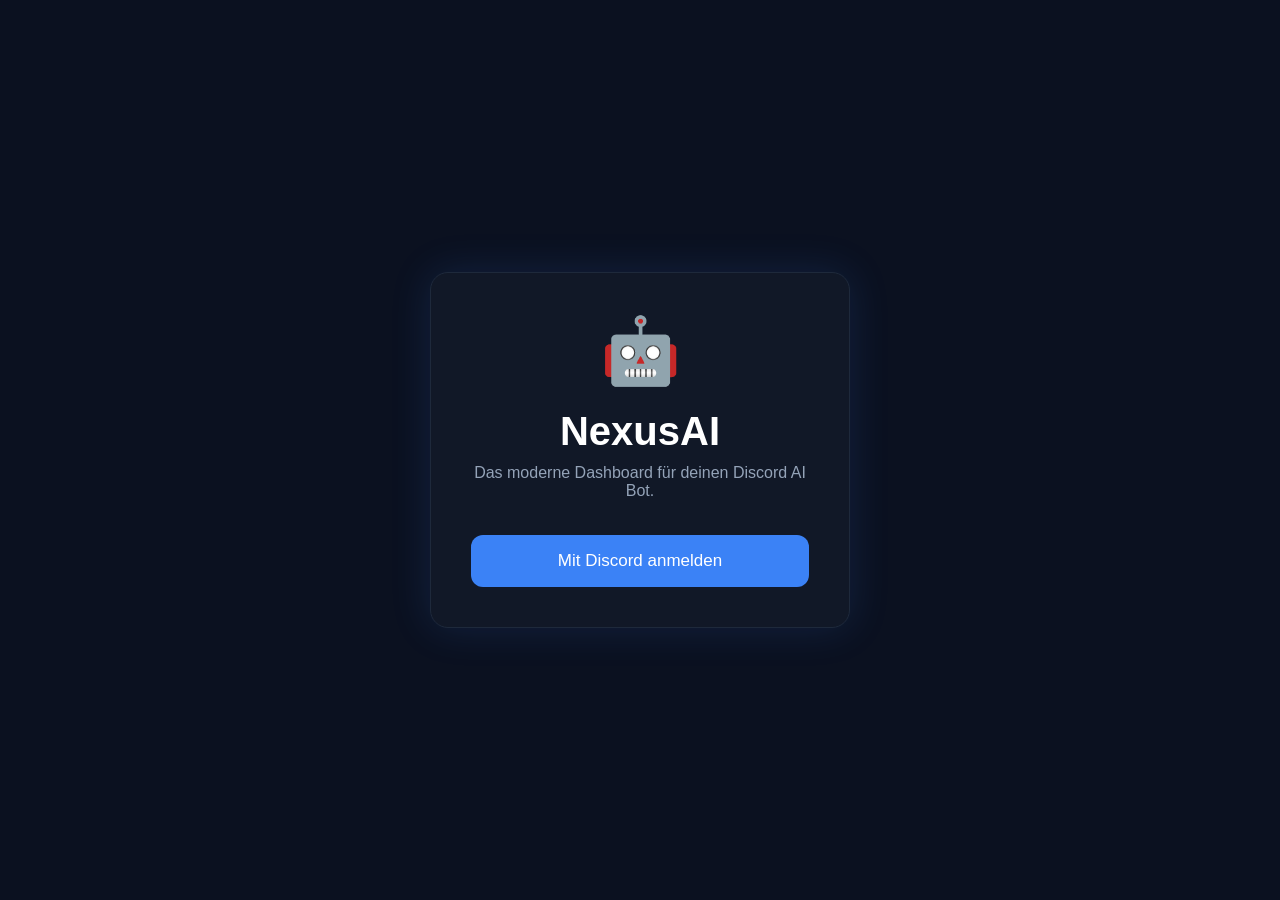
<file: index.html>
<!DOCTYPE html>
<html lang="de">
<head>
<meta charset="UTF-8">
<meta name="viewport" content="width=device-width, initial-scale=1.0">
<title>NexusAI</title>

<link rel="stylesheet" href="css/style.css">
</head>

<body>

<div class="login-card">

    <div class="logo">
        🤖
    </div>

    <h1>NexusAI</h1>

    <p>
        Das moderne Dashboard für deinen Discord AI Bot.
    </p>

    <button id="loginButton">
        Mit Discord anmelden
    </button>

</div>

<script type="module" src="js/auth.js"></script>

</body>
</html>
</file>
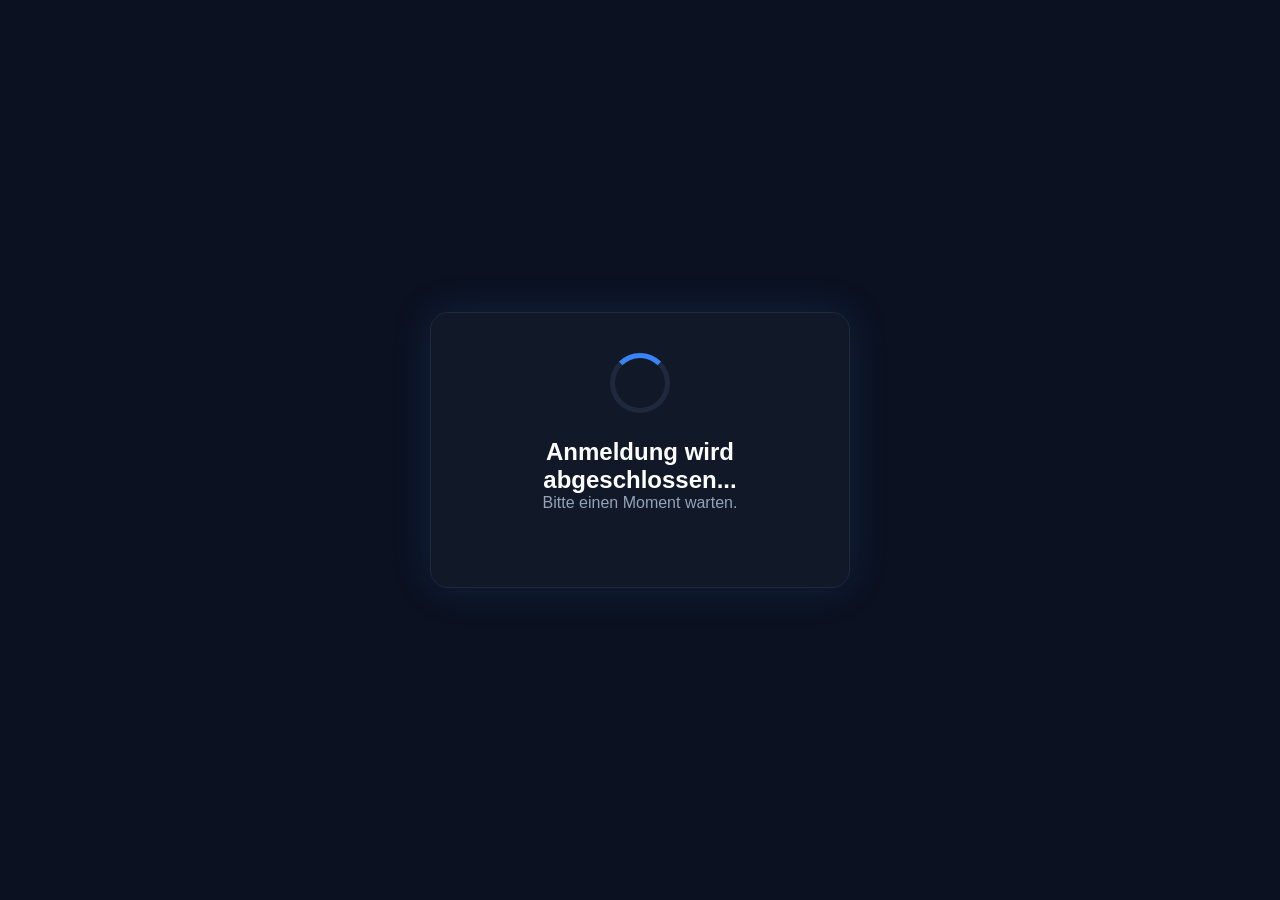
<file: callback.html>
<!DOCTYPE html>
<html lang="de">
<head>

<meta charset="UTF-8">

<meta name="viewport" content="width=device-width, initial-scale=1.0">

<title>NexusAI</title>

<link rel="stylesheet" href="css/style.css">

</head>

<body>

<div class="login-card">

<div class="spinner"></div>

<h2>Anmeldung wird abgeschlossen...</h2>

<p>Bitte einen Moment warten.</p>

</div>

<script type="module" src="js/auth.js"></script>

</body>
</html>
</file>
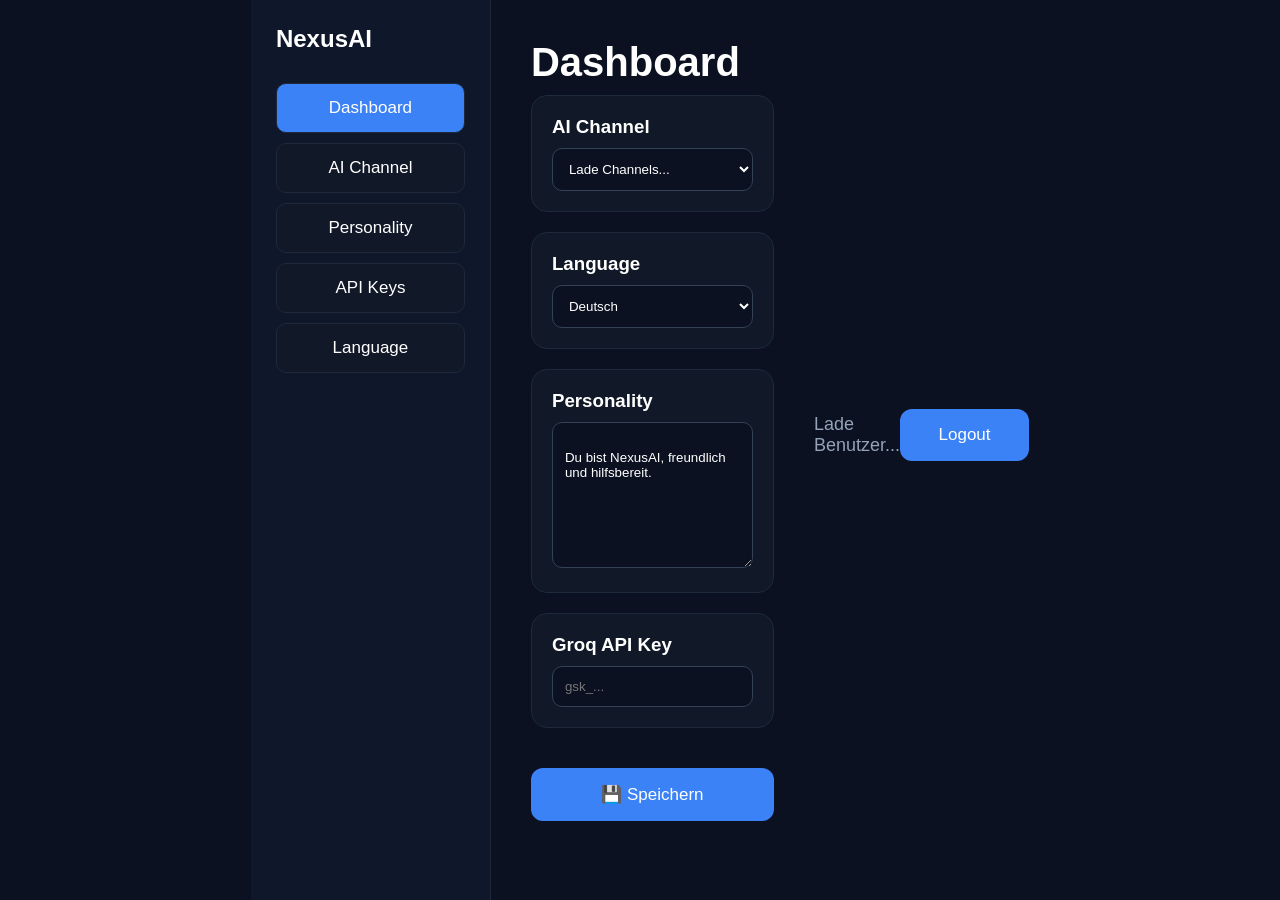
<file: dashboard.html>
<!DOCTYPE html>
<html lang="de">
<head>
    <meta charset="UTF-8">
    <meta name="viewport" content="width=device-width, initial-scale=1.0">
    <title>NexusAI Dashboard</title>

    <link rel="stylesheet" href="css/style.css">
</head>

<body>

<div class="dashboard">

    <aside class="sidebar">

        <h2>NexusAI</h2>

        <button class="tab active">Dashboard</button>
        <button class="tab">AI Channel</button>
        <button class="tab">Personality</button>
        <button class="tab">API Keys</button>
        <button class="tab">Language</button>

    </aside>

    <main class="content">

        <h1>Dashboard</h1>

        <div class="card">

            <h3>AI Channel</h3>

            <select id="channelSelect">

                <option>Lade Channels...</option>

            </select>

        </div>

        <div class="card">

            <h3>Language</h3>

            <select id="language">

                <option>Deutsch</option>
                <option>English</option>

            </select>

        </div>

        <div class="card">

            <h3>Personality</h3>

            <textarea id="personality" rows="8">

Du bist NexusAI, freundlich und hilfsbereit.

            </textarea>

        </div>

        <div class="card">

            <h3>Groq API Key</h3>

            <input
                id="apikey"
                type="password"
                placeholder="gsk_..."
            >

        </div>

        <button id="save">
            💾 Speichern
        </button>

    </main>

</div>

<script type="module" src="js/dashboard.js"></script>

</body>
    <div class="topbar">

    <div id="user">

        Lade Benutzer...

    </div>

    <button id="logout">
        Logout
    </button>

</div>
</html>
</file>
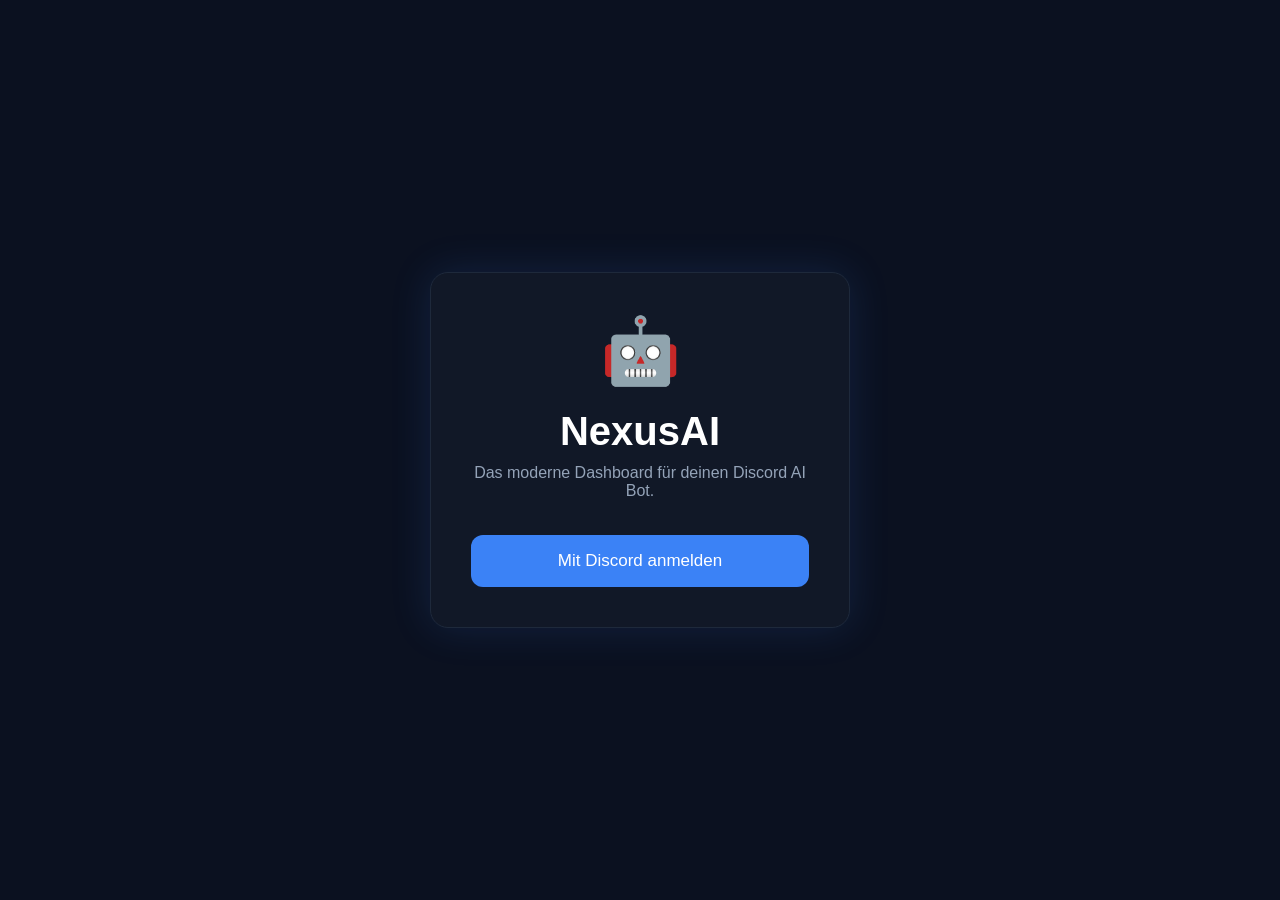
<file: servers.html>
<!DOCTYPE html>
<html lang="de">
<head>
    <meta charset="UTF-8">
    <meta name="viewport" content="width=device-width, initial-scale=1.0">
    <title>NexusAI - Server</title>

    <link rel="stylesheet" href="css/style.css">
</head>
<body>

<div class="container">

    <div class="header">

        <h1>NexusAI</h1>

        <p>Wähle einen Server</p>

    </div>

    <div id="serverList" class="server-list">

        <div class="loading">
            Server werden geladen...
        </div>

    </div>

</div>

<script type="module" src="js/servers.js"></script>

</body>
</html>
</file>
<file: css/style.css>
*{
margin:0;
padding:0;
box-sizing:border-box;
font-family:Arial,sans-serif;
}

body{

background:#0b1120;

color:white;

display:flex;

justify-content:center;

align-items:center;

height:100vh;

}

.login-card{

width:420px;

background:#111827;

border:1px solid #1e293b;

border-radius:18px;

padding:40px;

text-align:center;

box-shadow:0 0 40px rgba(59,130,246,.15);

}

.logo{

font-size:65px;

margin-bottom:20px;

}

h1{

font-size:40px;

margin-bottom:10px;

}

p{

color:#94a3b8;

margin-bottom:35px;

}

button{

width:100%;

padding:16px;

border:none;

border-radius:12px;

background:#3b82f6;

color:white;

font-size:17px;

cursor:pointer;

transition:.2s;

}

button:hover{

background:#2563eb;

}

.spinner{

width:60px;

height:60px;

border:5px solid #1e293b;

border-top:5px solid #3b82f6;

border-radius:50%;

margin:auto;

margin-bottom:25px;

animation:spin 1s linear infinite;

}

@keyframes spin{

100%{

transform:rotate(360deg);

}
  .container{

width:900px;

margin:auto;

padding:40px;

}

.header{

margin-bottom:30px;

}

.server-list{

display:flex;

flex-direction:column;

gap:20px;

}

.server-card{

background:#111827;

border:1px solid #1e293b;

border-radius:16px;

padding:20px;

display:flex;

align-items:center;

justify-content:space-between;

transition:.2s;

}

.server-card:hover{

border-color:#3b82f6;

transform:translateY(-2px);

}

.server-icon{

width:70px;

height:70px;

border-radius:50%;

margin-right:20px;

}

.server-info{

flex:1;

}

.server-info h2{

margin-bottom:8px;

}

.server-info p{

margin:2px 0;

color:#94a3b8;

}

.open{

width:140px;

}

}
.dashboard{

display:flex;

height:100vh;

}

.sidebar{

width:240px;

background:#0f172a;

padding:25px;

border-right:1px solid #1e293b;

}

.sidebar h2{

margin-bottom:30px;

}

.tab{

width:100%;

margin-bottom:10px;

background:#111827;

border:1px solid #1e293b;

color:white;

padding:14px;

border-radius:10px;

cursor:pointer;

}

.tab:hover{

background:#1d4ed8;

}

.active{

background:#3b82f6;

}

.content{

flex:1;

padding:40px;

overflow:auto;

}

.card{

background:#111827;

padding:20px;

margin-bottom:20px;

border-radius:16px;

border:1px solid #1e293b;

}

select,input,textarea{

width:100%;

padding:12px;

margin-top:10px;

background:#0b1120;

border:1px solid #334155;

border-radius:10px;

color:white;

}

textarea{

resize:vertical;

}

#save{

margin-top:20px;

}
.topbar{

display:flex;

justify-content:space-between;

align-items:center;

margin-bottom:30px;

}

#user{

font-size:18px;

color:#94a3b8;

}
</file>
